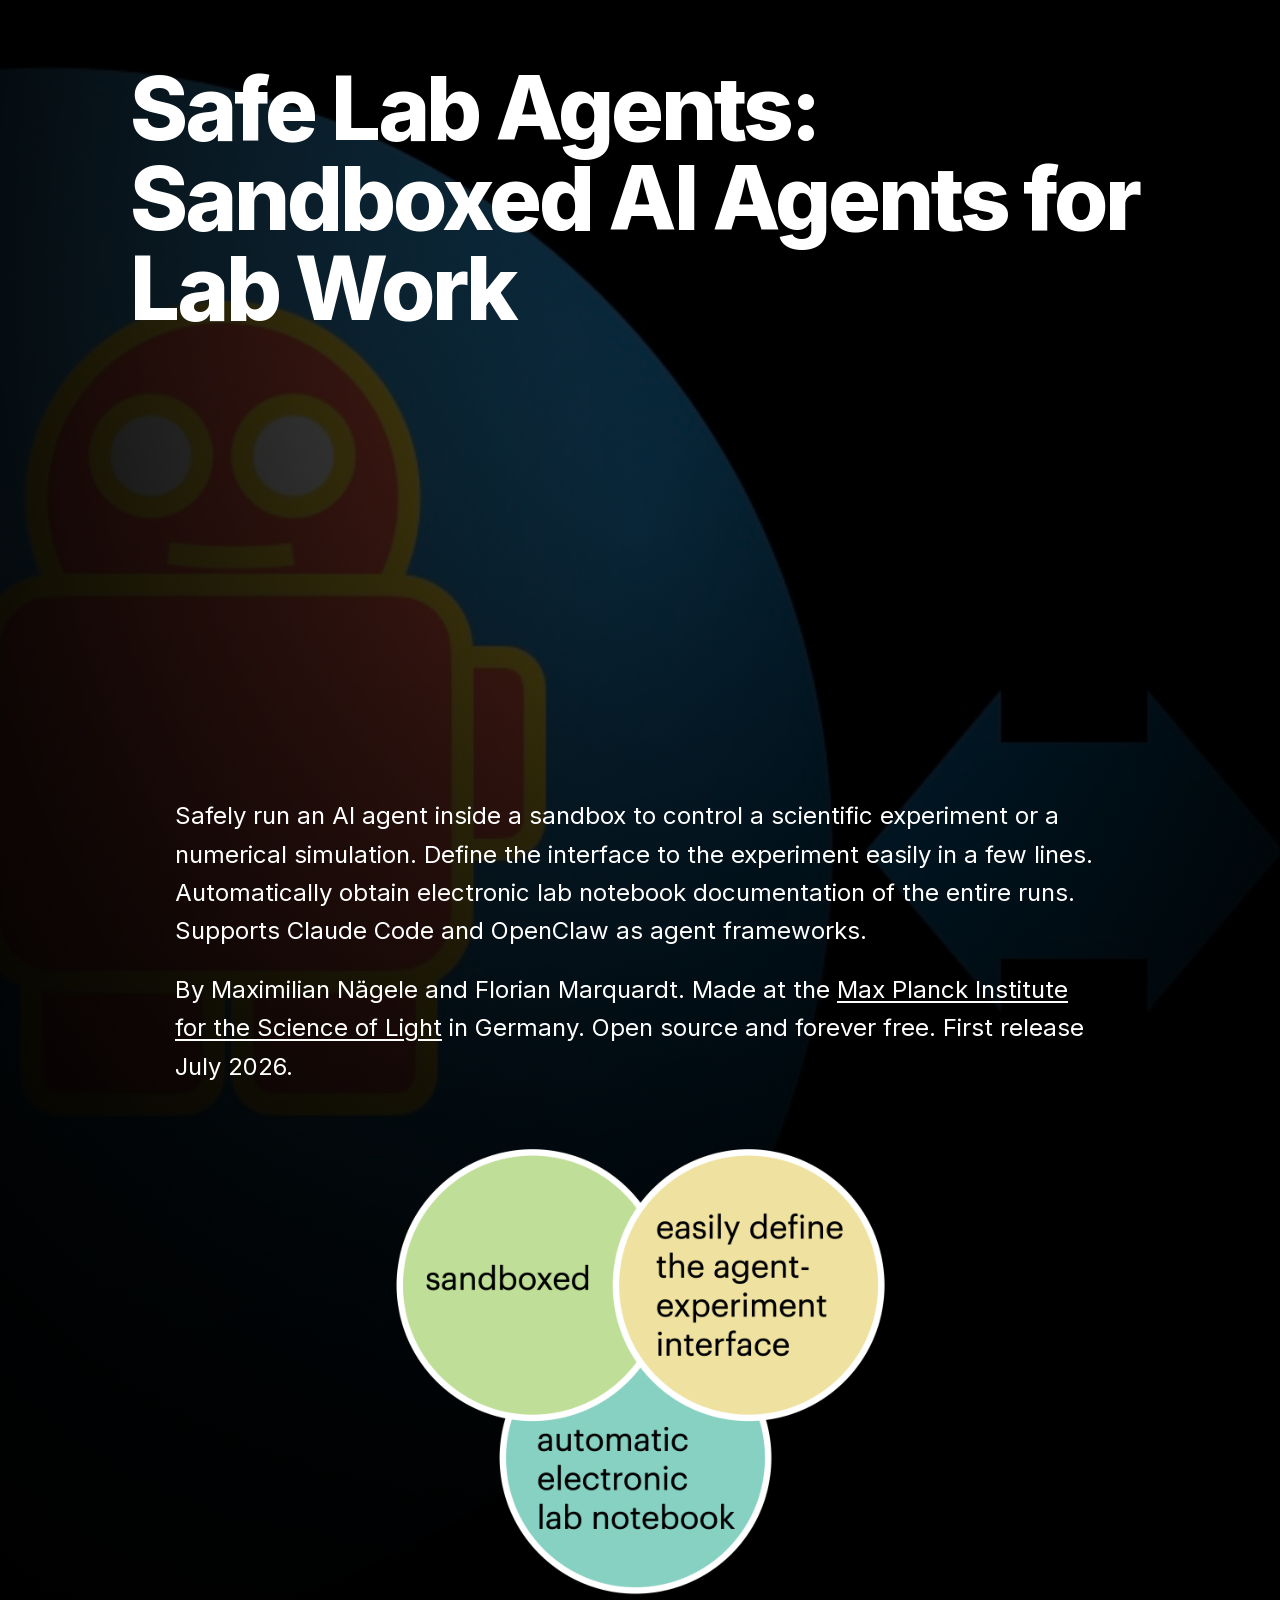
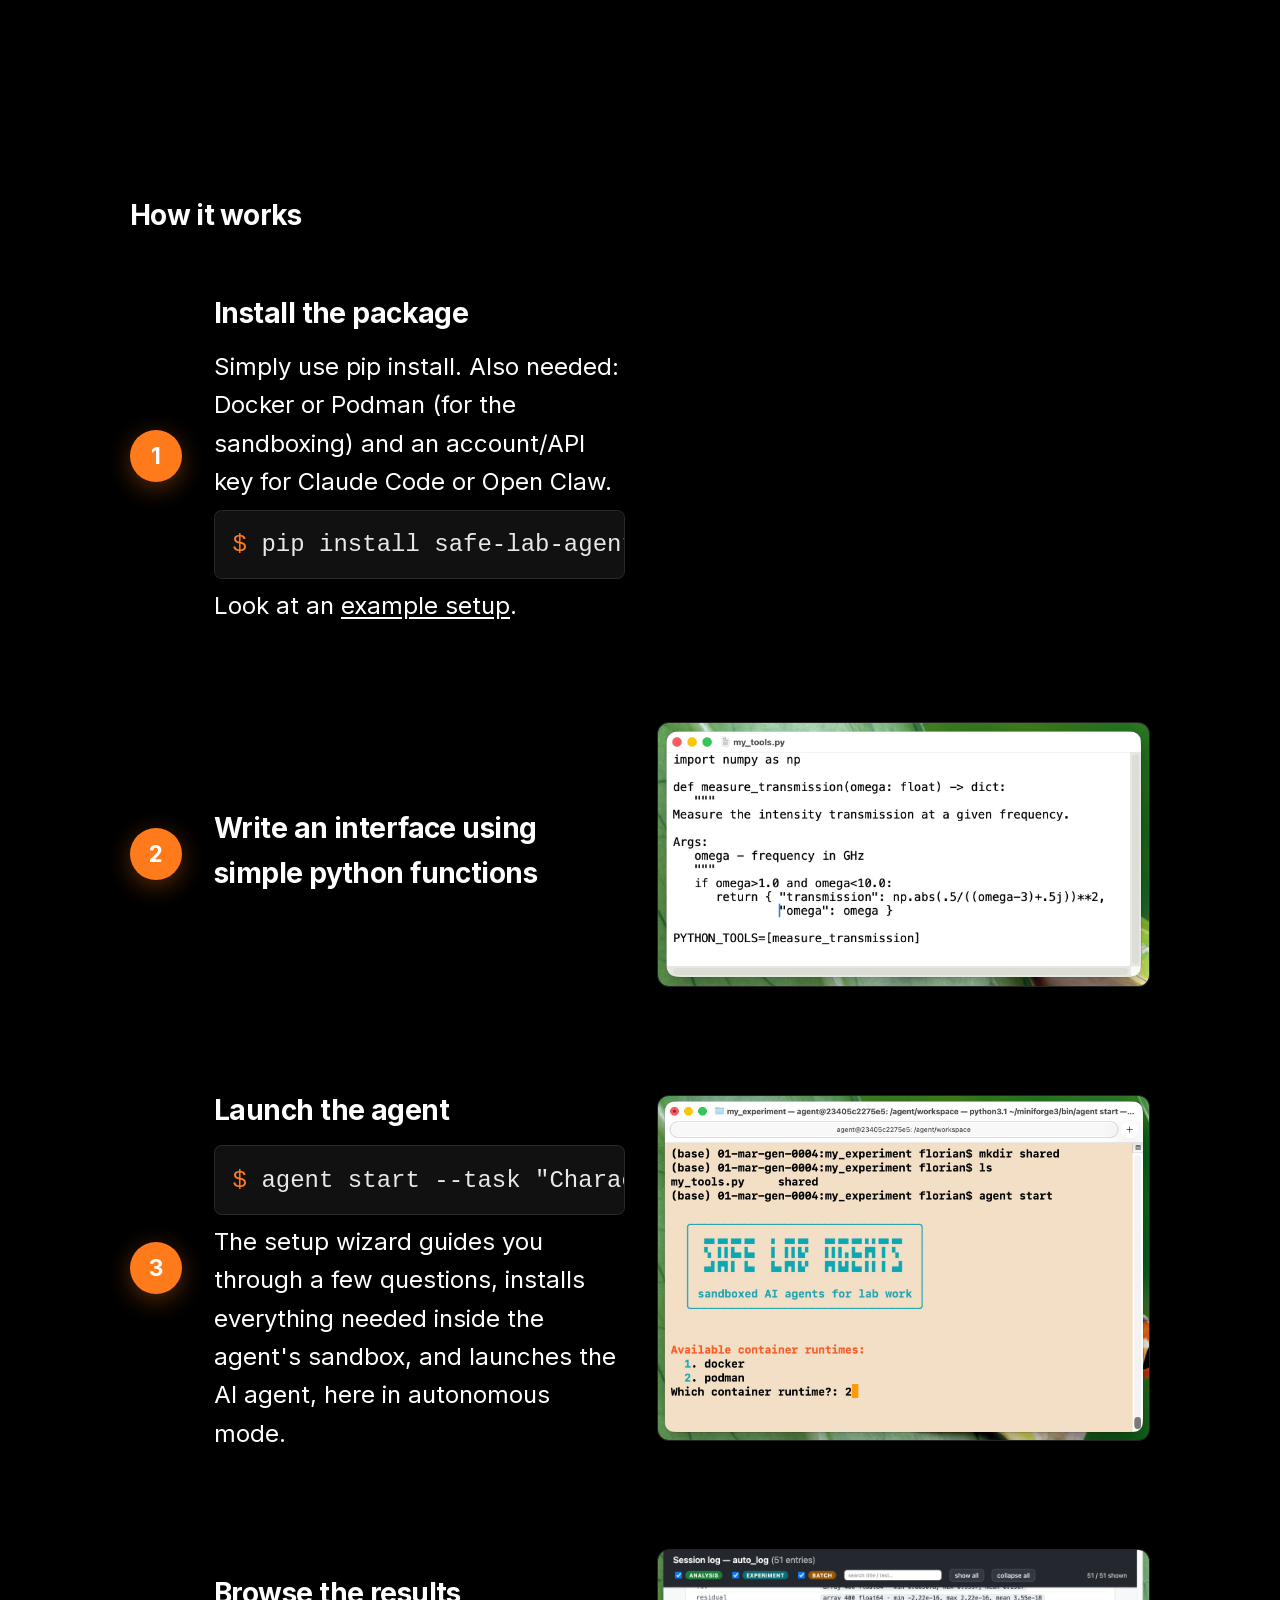
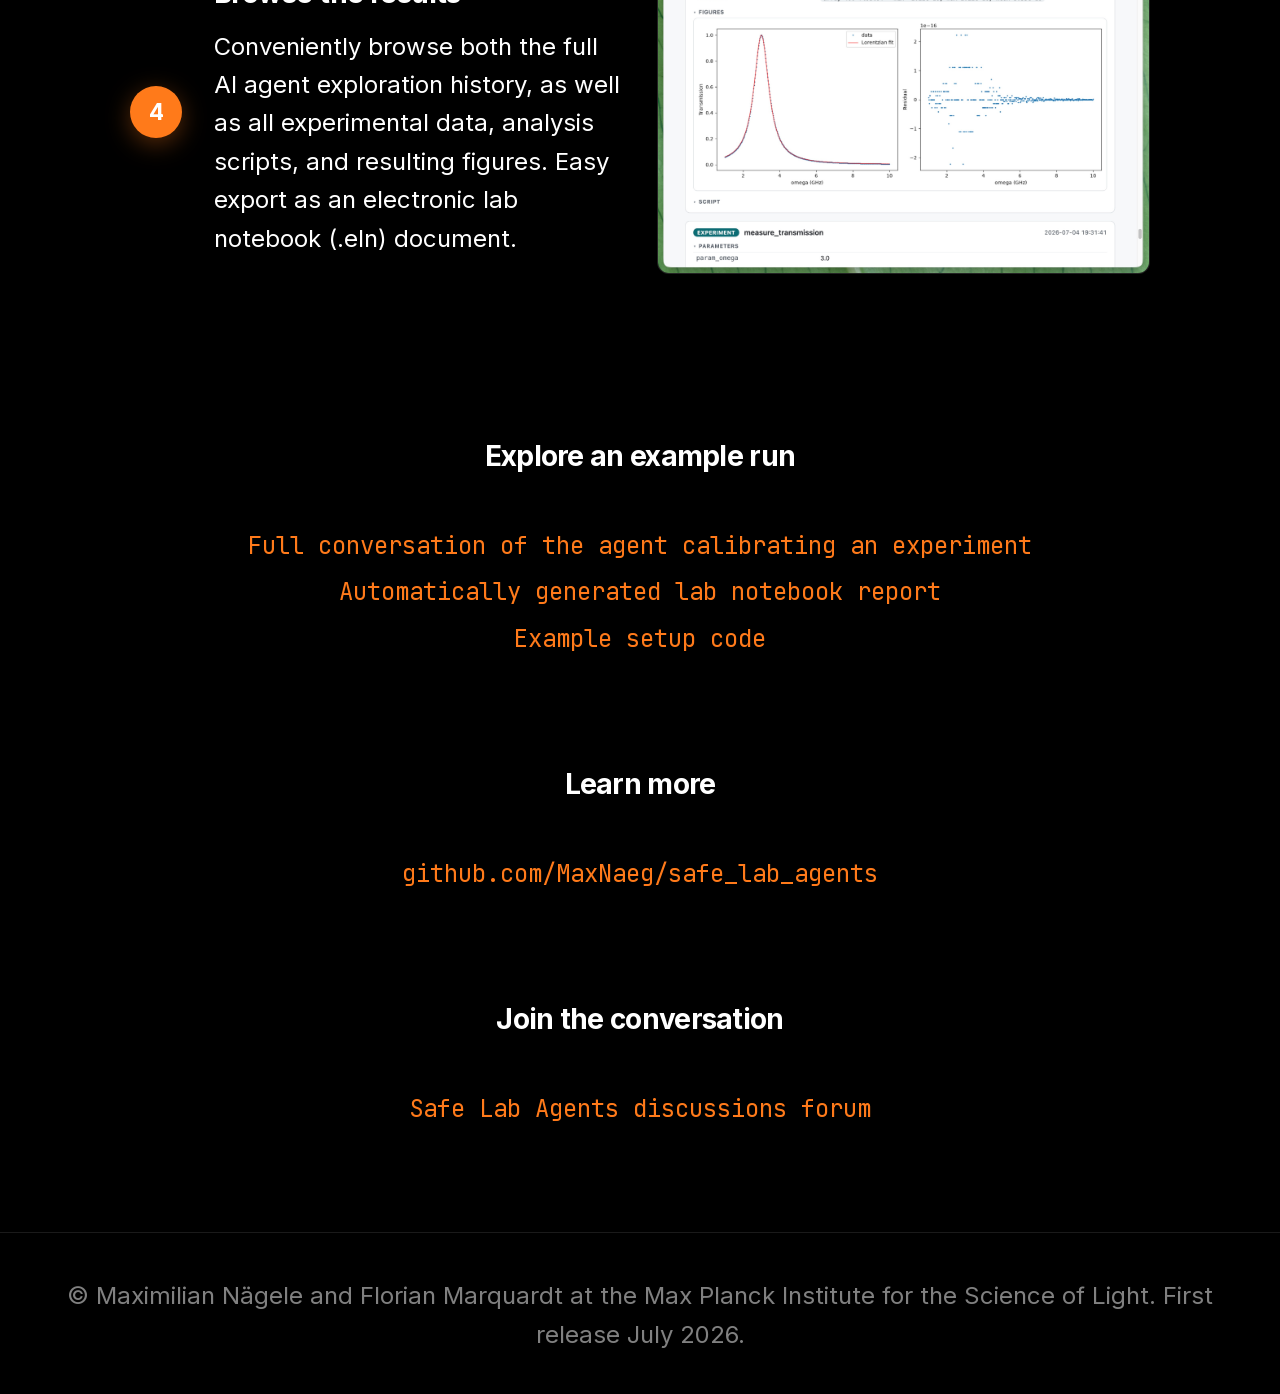
<file: index.html>
<!doctype html>
<html lang="en">
<head>
  <meta charset="utf-8" />
  <meta name="viewport" content="width=device-width, initial-scale=1" />
  <title>Safe Lab Agents</title>
  <meta name="description" content="Safely run AI agents inside a sandbox to control scientific experiments." />

  <link rel="stylesheet" href="style.css" />
</head>
<body>

  <!-- HERO -->
  <header class="hero">
    <div class="hero__bg" aria-hidden="true">
      <img src="assets/splash_background.jpg" alt="" />
    </div>
    <div class="hero__overlay" aria-hidden="true"></div>

    <div class="hero__content">
      <h1 class="hero__title">Safe Lab Agents: Sandboxed AI Agents for Lab Work</h1>
      <figure class="hero__figure hero__figure--centered" style="--fig-w: 80%"><video autoplay muted loop playsinline><source src="assets/demo_1min.mp4" type="video/mp4" /></video></figure>
      <p class="hero__text">Safely run an AI agent inside a sandbox to control a scientific experiment or a numerical simulation. Define the interface to the experiment easily in a few lines. Automatically obtain electronic lab notebook documentation of the entire runs. Supports Claude Code and OpenClaw as agent frameworks.</p>
      <p class="hero__text">By Maximilian Nägele and Florian Marquardt. Made at the <a href="https://mpl.mpg.de/divisions/marquardt-division/research" target="_blank" rel="noopener">Max Planck Institute for the Science of Light</a> in Germany. Open source and forever free. First release July 2026.</p>
      <figure class="hero__figure hero__figure--centered" style="--fig-w: 50%"><img src="assets/fig_main_points.png" alt="" /></figure>
    </div>
  </header>

  <!-- STEPS -->
  <section id="steps" class="steps">
    <h2 class="section__title">How it works</h2>
    <ol class="steps__list">
      <li class="step">
        <div class="step__num">1</div>
        <div class="step__body">
          <h3 class="step__title">Install the package</h3>
          <p class="step__text">Simply use pip install. Also needed: Docker or Podman (for the sandboxing) and an account/API key for Claude Code or Open Claw.</p>
          <pre class="step__terminal"><code>pip install safe-lab-agents</code></pre>
          <p class="step__text">Look at an <a href="https://github.com/MaxNaeg/safe_lab_agents/tree/main/example_setup" target="_blank" rel="noopener">example setup</a>.</p>
        </div>
        
      </li>
      <li class="step">
        <div class="step__num">2</div>
        <div class="step__body">
          <h3 class="step__title">Write an interface using simple python functions</h3>
          
        </div>
        <div class="step__figure"><img src="assets/tools_code.jpg" alt="" /></div>
      </li>
      <li class="step">
        <div class="step__num">3</div>
        <div class="step__body">
          <h3 class="step__title">Launch the agent</h3>
          <pre class="step__terminal"><code>agent start --task &quot;Characterize this setup!&quot;</code></pre>
          <p class="step__text">The setup wizard guides you through a few questions, installs everything needed inside the agent's sandbox, and launches the AI agent, here in autonomous mode.</p>
        </div>
        <div class="step__figure"><img src="assets/fig_agent_start.jpg" alt="" /></div>
      </li>
      <li class="step">
        <div class="step__num">4</div>
        <div class="step__body">
          <h3 class="step__title">Browse the results</h3>
          <p class="step__text">Conveniently browse both the full AI agent exploration history, as well as all experimental data, analysis scripts, and resulting figures. Easy export as an electronic lab notebook (.eln) document.</p>
        </div>
        <div class="step__figure"><img src="assets/fig_browsing_auto_log.jpg" alt="" /></div>
      </li>
    </ol>
  </section>

  <!-- VIDEO (hidden until we have the demo video)
  <section id="video" class="video">
    <h2 class="section__title">See it in action</h2>
    <div class="video__frame">
      <video controls poster="assets/video-poster.jpg"><source src="assets/demo.mp4" type="video/mp4" /></video>
    </div>
  </section>
  -->


  <!-- EXAMPLE RUN -->
  <section id="example" class="example">
    <h2 class="section__title">Explore an example run</h2>
    <p class="example__text"><a href="https://raw.githack.com/MaxNaeg/safe_lab_agents/main/example_setup/shared_calibration_example/conversation_safe_lab_agents.html" target="_blank" rel="noopener">Full conversation of the agent calibrating an experiment</a></p>
      <p class="example__text"><a href="https://raw.githack.com/MaxNaeg/safe_lab_agents/main/example_setup/shared_calibration_example/auto_log/report_safe_lab_agents.html" target="_blank" rel="noopener">Automatically generated lab notebook report</a></p>
      <p class="example__text"><a href="https://github.com/MaxNaeg/safe_lab_agents/tree/main/example_setup" target="_blank" rel="noopener">Example setup code</a></p>
  </section>

  <!-- LEARN MORE -->
  <section id="learn" class="learn">
    <h2 class="section__title">Learn more</h2>
    <p class="learn__text"><a href="https://github.com/MaxNaeg/safe_lab_agents/" target="_blank" rel="noopener">github.com/MaxNaeg/safe_lab_agents</a></p>
  </section>

  <!-- DISCUSSION -->
  <section id="discussion" class="discussion">
    <h2 class="section__title">Join the conversation</h2>
    <p class="discussion__text"><a href="https://github.com/MaxNaeg/safe_lab_agents/discussions" target="_blank" rel="noopener">Safe Lab Agents discussions forum</a></p>
  </section>

  <!-- FOOTER -->
  <footer class="footer">
    <p>© Maximilian Nägele and Florian Marquardt at the Max Planck Institute for the Science of Light. First release July 2026.</p>
  </footer>

</body>
</html>
</file>
<file: style.css>
/* --- Fonts (self-hosted, no external requests) ----------------------- */
@font-face {
  font-family: 'Inter';
  font-style: normal;
  font-weight: 400 800;          /* variable font, covers all used weights */
  font-display: swap;
  src: url('assets/fonts/inter-latin-var.woff2') format('woff2');
}
@font-face {
  font-family: 'JetBrains Mono';
  font-style: normal;
  font-weight: 400 500;
  font-display: swap;
  src: url('assets/fonts/jetbrainsmono-latin-var.woff2') format('woff2');
}

/* --- Tokens ---------------------------------------------------------- */
:root {
  --bg:        #000000;
  --bg-soft:   #0a0a0a;
  --fg:        #ffffff;
  --muted:     rgba(255,255,255,0.5);   /* grey for secondary text */
  --accent:    #ff7a1a;         /* orange for step numbers + CTA */
  --accent-hi: #ff9448;
  --border:    rgba(255,255,255,0.10);

  --font-sans: 'Inter', system-ui, -apple-system, Segoe UI, Roboto, sans-serif;
  --font-mono: 'JetBrains Mono', ui-monospace, SFMono-Regular, Menlo, monospace;

  --maxw: 1100px;
  --pad:  clamp(1.25rem, 4vw, 2.5rem);
}

/* --- Reset ----------------------------------------------------------- */
*, *::before, *::after { box-sizing: border-box; }
html { scroll-behavior: smooth; }
body {
  margin: 0;
  background: var(--bg);
  color: var(--fg);
  font-family: var(--font-sans);
  font-size: 22px;
  line-height: 1.6;
  -webkit-font-smoothing: antialiased;
  text-rendering: optimizeLegibility;
}
img, svg, video { display: block; max-width: 100%; height: auto; }
a { color: inherit; text-decoration: none; }
ul, ol { list-style: none; padding: 0; margin: 0; }

/* --- Nav ------------------------------------------------------------- */
.nav {
  position: relative;
  z-index: 3;
  display: flex;
  justify-content: space-between;
  align-items: center;
  padding: 1.25rem var(--pad);
  max-width: var(--maxw);
  margin: 0 auto;
}
.nav__brand {
  font-family: var(--font-mono);
  font-weight: 500;
  letter-spacing: -0.02em;
}
.nav__links {
  display: flex;
  gap: 1.75rem;
  font-size: 0.95rem;
  color: var(--fg);
}
.nav__links a:hover { color: var(--fg); }

/* --- Hero ------------------------------------------------------------ */
.hero {
  position: relative;
  min-height: 100svh;
  display: flex;
  flex-direction: column;
  overflow: hidden;
}
.hero__bg {
  position: absolute;
  inset: 0;
  z-index: 0;
}
.hero__bg img {
  width: 100%;
  height: 100%;
  object-fit: cover;
  object-position: center;
  opacity: 0.7;
}
.hero__overlay {
  position: absolute;
  inset: 0;
  z-index: 1;
  background:
    radial-gradient(ellipse at 50% 30%, rgba(0,0,0,0.35) 0%, rgba(0,0,0,0.85) 70%, #000 100%),
    linear-gradient(180deg, rgba(0,0,0,0.1) 0%, #000 100%);
}
.hero__content {
  position: relative;
  z-index: 2;
  flex: 1;
  display: flex;
  flex-direction: column;
  justify-content: center;
  max-width: var(--maxw);
  width: 100%;
  margin: 0 auto;
  padding: 4rem var(--pad) 6rem;
}
.hero__title {
  font-size: clamp(2.5rem, 7vw, 5.5rem);
  font-weight: 800;
  letter-spacing: -0.035em;
  line-height: 1.02;
  margin: 0 0 1.5rem;
}
.hero__text {
  font-size: 1.5rem;
  color: var(--fg);
  max-width: 62ch;
  margin: 0 auto 1.25rem;
  text-align: left;
}
.hero__text a { color: var(--fg); text-decoration: underline; text-underline-offset: 3px; }
.hero__text a:hover { color: var(--accent-hi); }

.hero__figure {
  margin: 2rem 0 0;
  width: 100%;               /* full width on phones */
}
.hero__figure img,
.hero__figure video { width: 100%; height: auto; display: block; }
.hero__figure--centered {
  margin-left: auto;
  margin-right: auto;
}

/* --- Buttons --------------------------------------------------------- */
.btn {
  display: inline-flex;
  align-items: center;
  padding: 0.85rem 1.4rem;
  border-radius: 999px;
  font-weight: 600;
  font-size: 0.98rem;
  transition: transform 0.15s ease, background 0.2s ease, border-color 0.2s ease;
  border: 1px solid transparent;
}
.btn:hover { transform: translateY(-1px); }
.btn--primary {
  background: var(--accent);
  color: #000;
}
.btn--primary:hover { background: var(--accent-hi); }
.btn--ghost {
  border-color: var(--border);
  color: var(--fg);
}
.btn--ghost:hover { border-color: var(--fg); }

/* --- Section shared -------------------------------------------------- */
.section__title {
  font-size: 1.75rem;
  font-weight: 700;
  letter-spacing: -0.025em;
  margin: 0 0 3rem;
}

/* --- Steps ----------------------------------------------------------- */
.steps {
  max-width: var(--maxw);
  margin: 0 auto;
  padding: 6rem var(--pad);
}
.steps__list {
  display: flex;
  flex-direction: column;
  gap: 5rem;
}
.step {
  display: grid;
  grid-template-columns: auto minmax(0, 1fr);
  grid-template-areas:
    "num  body"
    "fig  fig";
  gap: 1.5rem 1.75rem;
  align-items: start;
}
.step__num {
  grid-area: num;
  width: 3.25rem;
  height: 3.25rem;
  border-radius: 50%;
  background: var(--accent);
  color: #fff;
  font-weight: 700;
  font-size: 1.4rem;
  display: flex;
  align-items: center;
  justify-content: center;
  flex-shrink: 0;
  box-shadow: 0 6px 24px rgba(255,122,26,0.35);
}
.step__body { grid-area: body; }
.step__title {
  font-size: 1.75rem;
  font-weight: 700;
  letter-spacing: -0.02em;
  margin: 0.35rem 0 0.75rem;
  color: var(--fg);
}
.step__text {
  font-size: 1.5rem;
  color: var(--fg);
  margin: 0;
  max-width: 60ch;
}
.step__text a { color: var(--fg); text-decoration: underline; text-underline-offset: 3px; }
.step__text a:hover { color: var(--accent-hi); }
.step__figure {
  grid-area: fig;
  margin-top: 1rem;
  border-radius: 12px;
  overflow: hidden;
  border: 1px solid var(--border);
  background: var(--bg-soft);
}
.step__figure img { width: 100%; height: auto; display: block; }

/* --- Terminal code block inside a step ------------------------------ */
.step__terminal {
  font-family: var(--font-mono);
  font-size: 1.5rem;
  background: #111;
  color: #e8e8e8;
  padding: 0.85rem 1.1rem;
  border-radius: 8px;
  border: 1px solid var(--border);
  margin: 0.5rem 0;
  overflow-x: auto;
}
.step__terminal code::before { content: "$ "; color: var(--accent); }

/* --- Learn more ------------------------------------------------------ */
/* --- Example run ------------------------------------------------------ */
.example {
  max-width: var(--maxw);
  margin: 0 auto;
  padding: 4rem var(--pad) 6rem;
  text-align: center;
}
.example__text {
  font-size: 1.5rem;
  color: var(--fg);
  margin: 0.5rem 0;
  overflow-wrap: break-word;
}
.example__text a {
  color: var(--accent);
  font-family: var(--font-mono);
  text-decoration: none;
  border-bottom: 1px solid transparent;
  transition: border-color 0.2s;
}
.example__text a:hover { border-bottom-color: var(--accent); }

.learn {
  max-width: var(--maxw);
  margin: 0 auto;
  padding: 0 var(--pad) 6rem;
  text-align: center;
}
.learn__text {
  font-size: 1.5rem;
  color: var(--fg);
  margin: 0.5rem 0;
  overflow-wrap: break-word;
}
.learn__text a {
  color: var(--accent);
  font-family: var(--font-mono);
  text-decoration: none;
  border-bottom: 1px solid transparent;
  transition: border-color 0.2s;
}
.learn__text a:hover { border-bottom-color: var(--accent); }

/* --- Discussion ------------------------------------------------------ */
.discussion {
  max-width: var(--maxw);
  margin: 0 auto;
  padding: 0 var(--pad) 6rem;
  text-align: center;
}
.discussion__text {
  font-size: 1.5rem;
  color: var(--fg);
  margin: 0.5rem 0;
  overflow-wrap: break-word;
}
.discussion__text a {
  color: var(--accent);
  font-family: var(--font-mono);
  text-decoration: none;
  border-bottom: 1px solid transparent;
  transition: border-color 0.2s;
}
.discussion__text a:hover { border-bottom-color: var(--accent); }

/* --- Video ----------------------------------------------------------- */
.video {
  max-width: var(--maxw);
  margin: 0 auto;
  padding: 4rem var(--pad) 6rem;
}
.video__frame {
  border-radius: 14px;
  overflow: hidden;
  border: 1px solid var(--border);
  background: var(--bg-soft);
  aspect-ratio: 16 / 9;
}
.video__frame video,
.video__frame iframe {
  width: 100%;
  height: 100%;
  object-fit: cover;
  border: 0;
}

/* --- Footer ---------------------------------------------------------- */
.footer {
  border-top: 1px solid var(--border);
  padding: 2.5rem var(--pad);
  text-align: center;
  color: var(--muted);
  font-size: 1.5rem;
}
.footer p { margin: 0.25rem 0; }
.footer a:hover { color: var(--fg); }

/* --- Scroll-reveal (no JS, native CSS scroll-driven animation) ------ */
@supports (animation-timeline: view()) {
  .step {
    animation: fade-up linear both;
    animation-timeline: view();
    animation-range: entry 0% entry 40%;
  }
}
@keyframes fade-up {
  from { opacity: 0; transform: translateY(24px); }
  to   { opacity: 1; transform: translateY(0); }
}

/* --- Larger screens: put figure beside text ------------------------- */
@media (min-width: 800px) {
  .step {
    grid-template-columns: auto minmax(0, 1fr) minmax(0, 1.2fr);
    grid-template-areas: "num body fig";
    gap: 2rem;
    align-items: center;
  }
  .step__figure { margin-top: 0; }
  .steps__list { gap: 6rem; }
  .hero__figure { width: var(--fig-w, 60%); }   /* honor per-figure width on wider screens */
}
</file>
